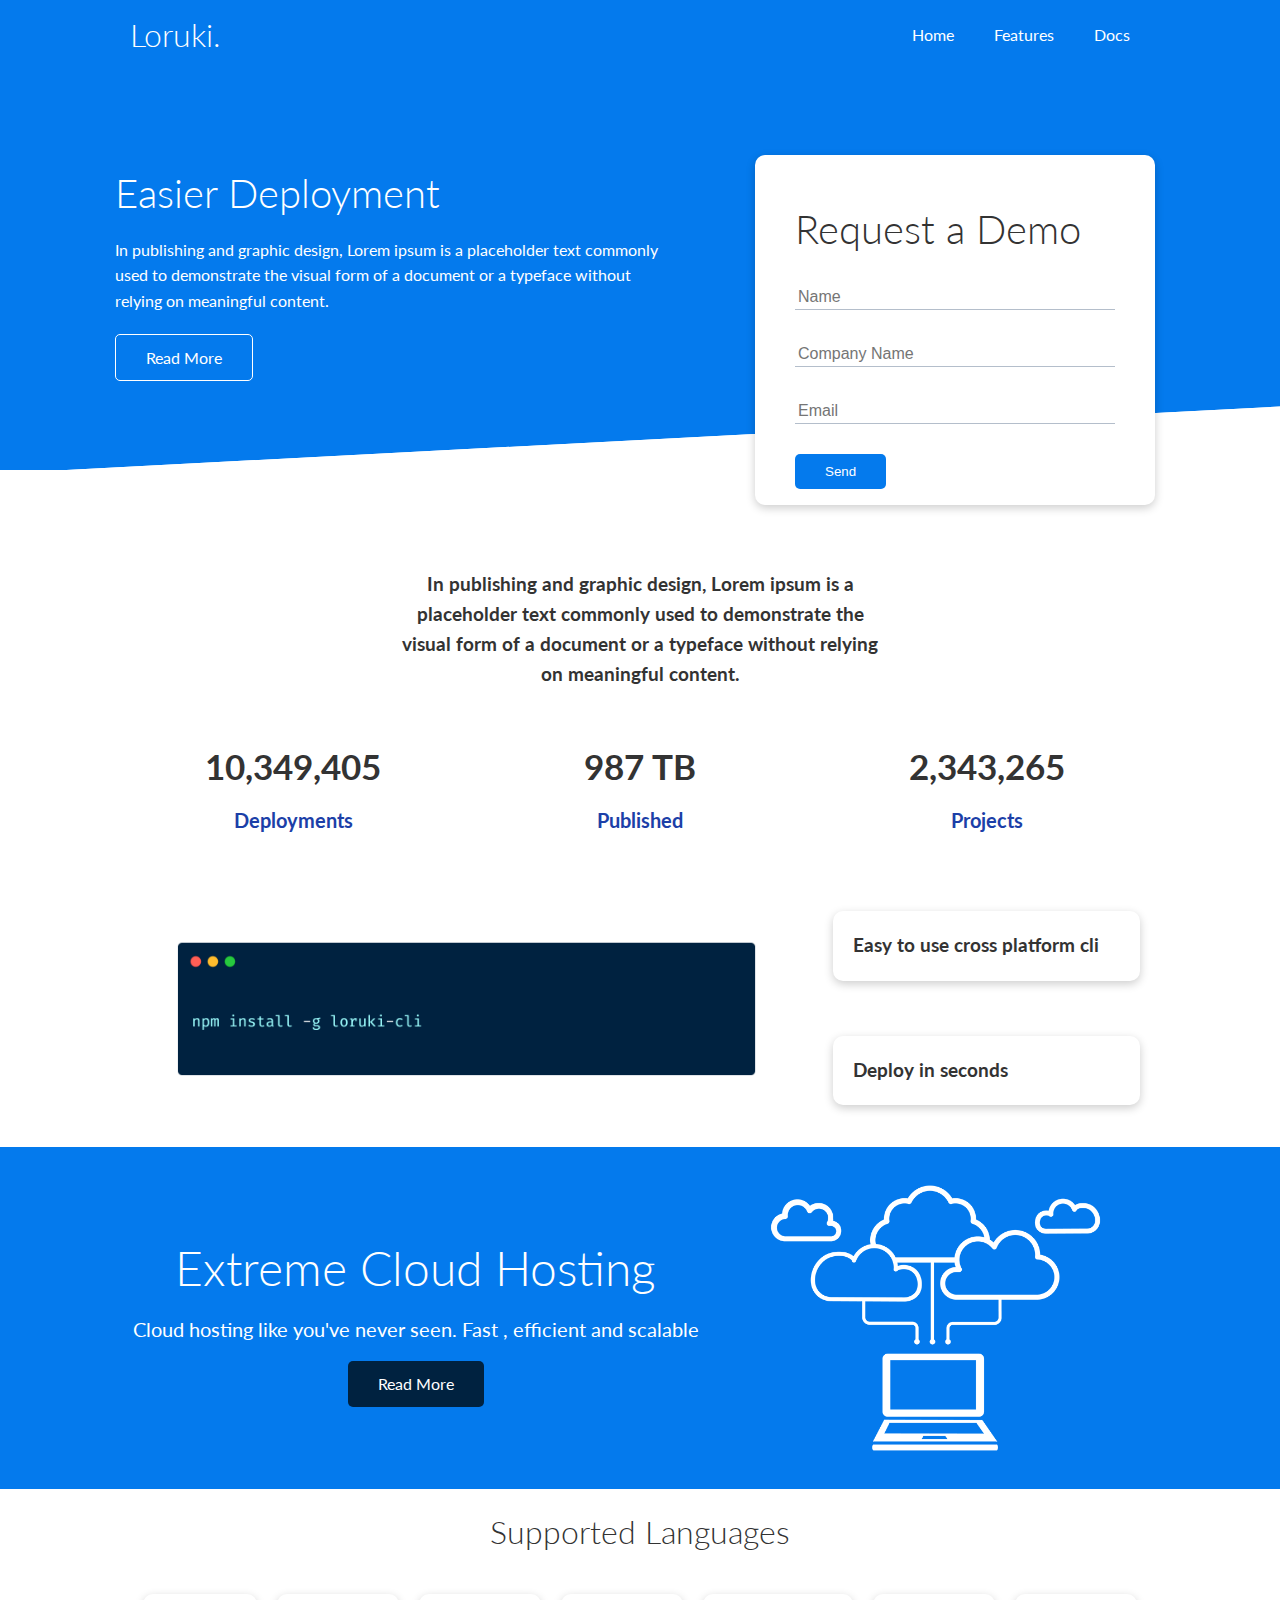
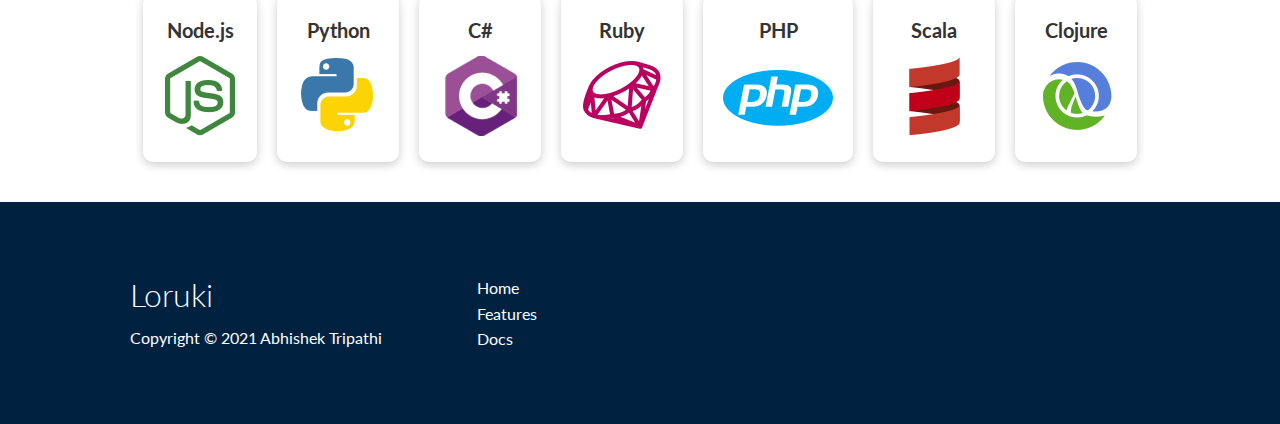
<file: index.html>
<!DOCTYPE html>
<html lang="en">
<head>
    <meta charset="UTF-8">
    <meta name="viewport" content="width=device-width, initial-scale=1.0">
    <link rel="stylesheet" href="https://cdnjs.cloudflare.com/ajax/libs/font-awesome/5.15.2/css/all.min.css" integrity="sha512-HK5fgLBL+xu6dm/Ii3z4xhlSUyZgTT9tuc/hSrtw6uzJOvgRr2a9jyxxT1ely+B+xFAmJKVSTbpM/CuL7qxO8w==" crossorigin="anonymous" />
    <link rel="stylesheet" href="css/utilities.css">
    <link rel="stylesheet" href="css/style.css">
    <title>Loruki | Cloud Hosting For Everyone</title>
</head>
<body>
    <!-- Navbar -->
    <div class="navbar">
        <div class="container flex">
            <h1 class="logo">Loruki.</h1>
            <nav>
                <ul>
                    <li><a href="index.html">Home</a></li>
                    <li><a href="features.html">Features</a></li>
                    <li><a href="docs.html">Docs</a></li>
                </ul>
            </nav>
        </div>
    </div>
    <!-- End of Navbar -->

    <!-- Showcase -->
    <section class="showcase">
        <div class="container grid">
            <div class="showcase-text">
                <h1>Easier Deployment</h1>
                <p>In publishing and graphic design, Lorem ipsum is a placeholder text commonly
                    used to demonstrate the visual form of a document or a typeface without relying
                    on meaningful content.</p>
                    <a href="features.html" class="btn btn-outline">Read More</a>
            </div>
            <div class="showcase-form card">
                <h1>Request a Demo</h1>
                <form netlify-honeypot="bot-field" name="contact" method="POST" data-netlify="true">
                                      
                    <div class="form-control">
                        <input type="text" name="name" placeholder="Name" required>
                    </div>
                    <div class="form-control">
                        <input type="text" name="company" placeholder="Company Name" required>
                    </div>
                    <div class="form-control">
                        <input type="email" name="email" placeholder="Email" required>
                    </div>
                    <input type="submit" value="Send" class="btn btn-primary">
                    <input class="hidden" type="hidden" name="form-name" value="contact">
                    <p class="hidden">
                        <label>Don’t fill this out if you’re human: <input name="bot-field" /></label>
                    </p>  
                </form>
            </div>
        </div>
    </section>
    <!-- End of showcase -->
    <!-- Stats -->
    <section class="stats">
        <div class="container">
            <h3 class="stats-heading text-center my-1">
                In publishing and graphic design, Lorem ipsum is a placeholder text commonly
                    used to demonstrate the visual form of a document or a typeface without relying
                    on meaningful content.
            </h3>
            <div class="grid grid-3 text-center my-4">
                <div>
                    <i class="fas fa-server fa-3x">
                    </i>
                    <h3>
                        10,349,405
                    </h3>
                    <p class="text-secondary">Deployments</p>
                </div>
                <div>
                    <i class="fas fa-upload fa-3x">
                    </i>
                    <h3>
                        987 TB
                    </h3>
                    <p class="text-secondary">Published</p>
                </div>
                <div> <i class="fas fa-project-diagram fa-3x">
                </i>
                <h3>
                    2,343,265
                </h3>
                <p class="text-secondary">Projects</p></div>
            </div>
        </div>
    </section>
    <!-- End of stats -->
    <!-- CLI -->
    <section class="cli">
        <div class="container grid">
            <img src="images/cli.png" alt="cli">
            <div class="card">
                <h3>
                    Easy to use cross platform cli
                </h3>
            </div>
            <div class="card">
                <h3>
                    Deploy in seconds
                </h3>
            </div>
        </div>
    </section>
    <!-- End of CLI -->
    <!-- Cloud -->
    <section class="cloud bg-primary my-2 py-2">
        <div class="container grid">
            <div class="text-center">
                <h2 class="lg">Extreme Cloud Hosting</h2>
                <p class="lead my-1">Cloud hosting like you've never seen.
                    Fast , efficient and scalable
                </p>
                <a href="features.html" class="btn btn-dark">Read More</a>
            </div>
            <img src="images/cloud.png" alt="cloud">
        </div>
    </section>
    <!-- End of cloud -->

    <!-- Languages -->
    <section class="languages">
        <h2 class="md text-center my-2">
            Supported Languages
        </h2>
        <div class="container flex">
            <div class="card">
                <h4>Node.js</h4>
                <img src="images/logos/node.png" alt="">
            </div>
            <div class="card">
                <h4>Python</h4>
                <img src="images/logos/python.png" alt="">
              </div>
              <div class="card">
                <h4>C#</h4>
                <img src="images/logos/csharp.png" alt="">
              </div>
              <div class="card">
                <h4>Ruby</h4>
                <img src="images/logos/ruby.png" alt="">
              </div>
              <div class="card">
                <h4>PHP</h4>
                <img src="images/logos/php.png" alt="">
              </div>
              <div class="card">
                <h4>Scala</h4>
                <img src="images/logos/scala.png" alt="">
              </div>
              <div class="card">
                <h4>Clojure</h4>
                <img src="images/logos/clojure.png" alt="">
              </div>
        </div>
    </section>
    <!-- End of Languages -->
    <!-- Footer -->
    <footer class="footer bg-dark py-5">
        <div class="container grid grid-3">
            <div>
                <h1>Loruki</h1>
                <p>Copyright &copy; 2021 Abhishek Tripathi</p>
            </div>
            <nav>
                <ul>
                    <li><a href="index.html">Home</a></li>
                    <li><a href="features.html">Features</a></li>
                    <li><a href="docs.html">Docs</a></li>
                </ul>
            </nav>
            <div class="social">
                <a href="#"><i class="fab fa-github fa-2x"></i></a>
                <a href="#"><i class="fab fa-facebook fa-2x"></i></a>
                <a href="#"><i class="fab fa-twitter fa-2x"></i></a>
                <a href="#"><i class="fab fa-instagram fa-2x"></i></a>
            </div>
        </div>
    </footer>
</body>
</html>
</file>
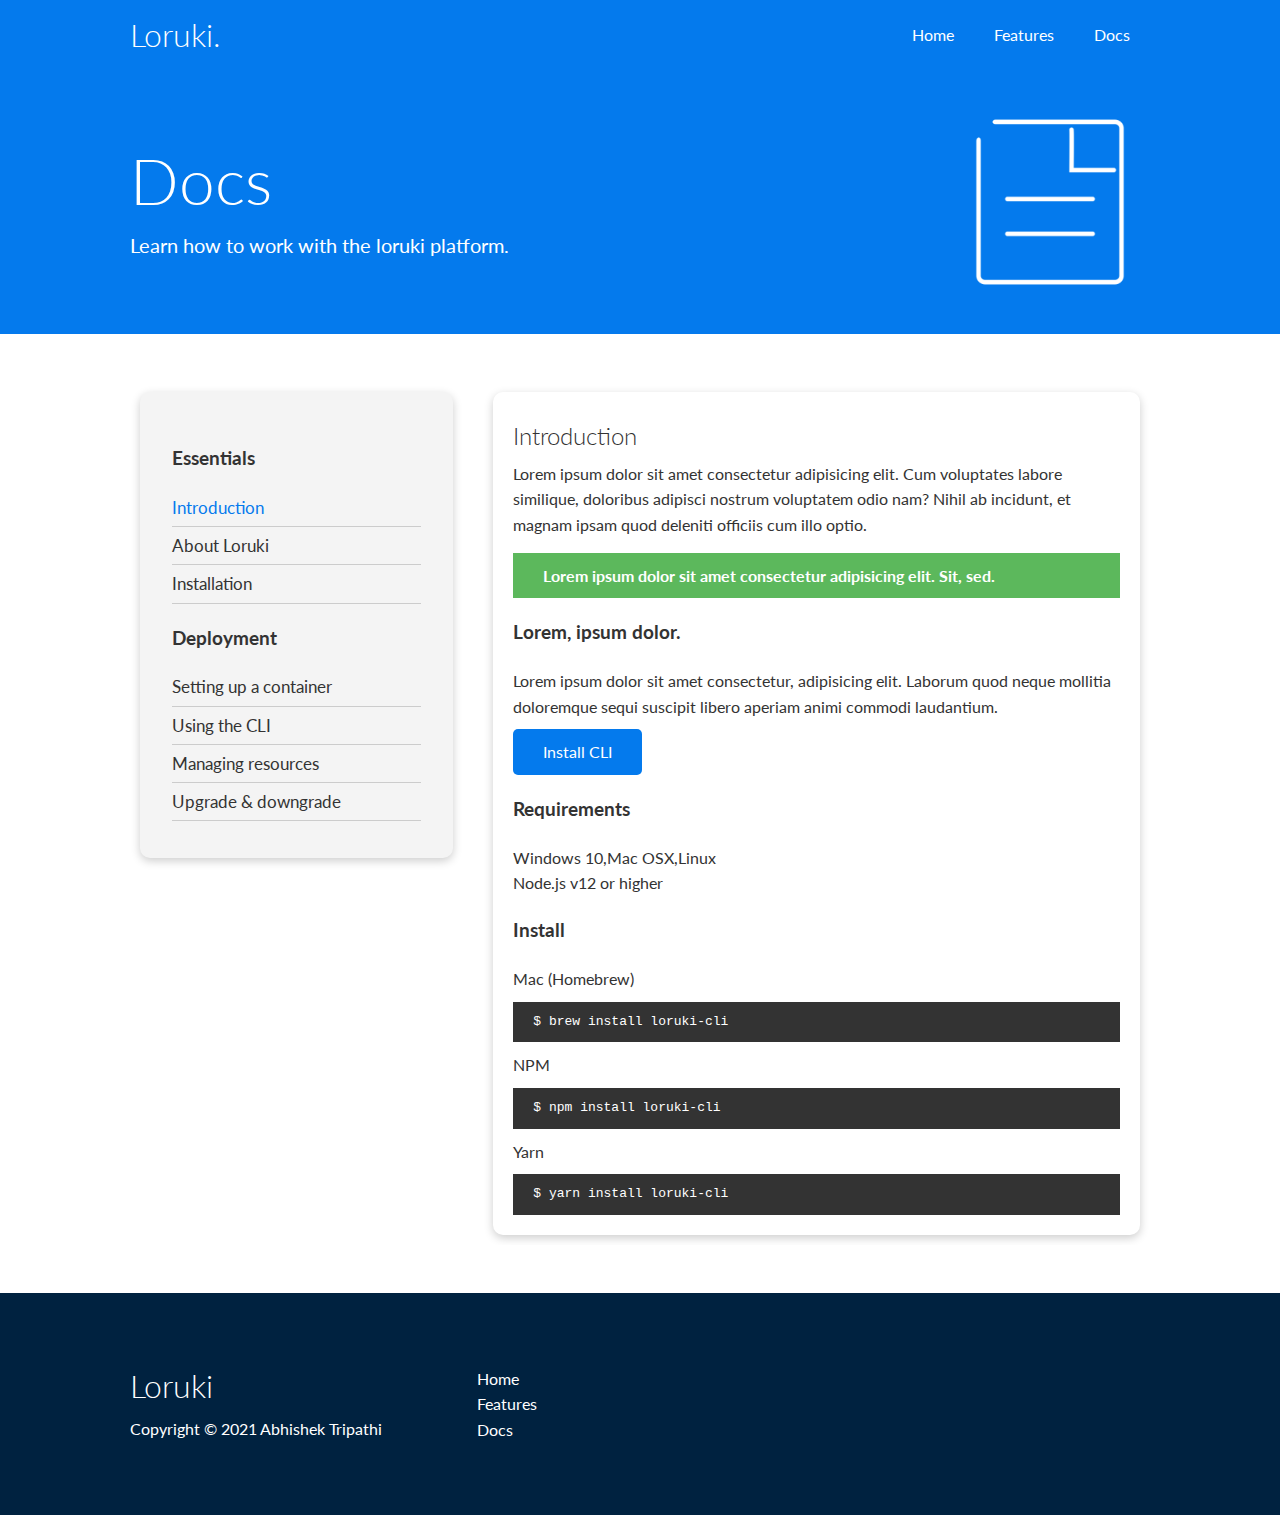
<file: docs.html>
<!DOCTYPE html>
<html lang="en">

<head>
    <meta charset="UTF-8">
    <meta name="viewport" content="width=device-width, initial-scale=1.0">
    <link rel="stylesheet" href="https://cdnjs.cloudflare.com/ajax/libs/font-awesome/5.15.2/css/all.min.css"
        integrity="sha512-HK5fgLBL+xu6dm/Ii3z4xhlSUyZgTT9tuc/hSrtw6uzJOvgRr2a9jyxxT1ely+B+xFAmJKVSTbpM/CuL7qxO8w=="
        crossorigin="anonymous" />
    <link rel="stylesheet" href="css/utilities.css">
    <link rel="stylesheet" href="css/style.css">
    <title>Loruki | Cloud Hosting For Everyone</title>
</head>

<body>
    <!-- Navbar -->
    <div class="navbar">
        <div class="container flex">
            <h1 class="logo">Loruki.</h1>
            <nav>
                <ul>
                    <li><a href="index.html">Home</a></li>
                    <li><a href="features.html">Features</a></li>
                    <li><a href="docs.html">Docs</a></li>
                </ul>
            </nav>
        </div>
    </div>
    <!-- End of Navbar -->

    <!-- Head -->
    <section class="docs-head bg-primary py-3">
        <div class="container grid">
            <div>
                <h1 class="xl">Docs</h1>
                <p class="lead">
                    Learn how to work with the loruki platform.
                </p>
            </div>
            <img src="images/docs.png" alt="">
        </div>
    </section>
    <!-- End of Head -->

    <!-- Docs Main -->
    <section class="docs-main my-4">
        <div class="container grid">
            <div class="card bg-light p-3">
                <h3 class="my-2">
                    Essentials
                </h3>
                <nav>
                    <ul>
                        <li><a class="text-primary" href="#">Introduction</a></li>
                        <li><a href="#">About Loruki</a></li>
                        <li><a href="#">Installation</a></li>
                    </ul>
                </nav>

                <h3 class="my-2">
                    Deployment
                </h3>
                <nav>
                    <ul>
                        <li><a href="#">Setting up a container</a></li>
                        <li><a href="#">Using the CLI</a></li>
                        <li><a href="#">Managing resources</a></li>
                        <li><a href="#">Upgrade & downgrade</a></li>
                    </ul>
                </nav>
            </div>
            <div class="card">
                <h2>
                    Introduction
                </h2>
                <p>Lorem ipsum dolor sit amet consectetur adipisicing elit. Cum voluptates labore similique, doloribus
                    adipisci nostrum voluptatem odio nam? Nihil ab incidunt, et magnam ipsam quod deleniti officiis cum
                    illo optio.</p>
                <div class="alert alert-success">
                    <i class="fas fa-info"></i>Lorem ipsum dolor sit amet consectetur adipisicing elit. Sit, sed.
                </div>
                <h3>
                    Lorem, ipsum dolor.
                </h3>
                <p>
                    Lorem ipsum dolor sit amet consectetur, adipisicing elit. Laborum quod neque mollitia doloremque
                    sequi suscipit libero aperiam animi commodi laudantium.
                </p>
                <a href="#" class="btn btn-primary">Install CLI</a>
                <h3>Requirements</h3>
                <ul>
                    <li>
                        Windows 10,Mac OSX,Linux
                    </li>
                    <li>
                        Node.js v12 or higher
                    </li>
                </ul>

                <h3>Install</h3>
                <p>Mac (Homebrew)</p>
                <pre><code>$ brew install loruki-cli</code></pre>
                <p>NPM</p>
                <pre><code>$ npm install loruki-cli</code></pre>
                <p>Yarn</p>
                <pre><code>$ yarn install loruki-cli</code></pre>
            </div>
        </div>
    </section>
    <!-- End of Docs Main -->

    <!-- Footer -->
    <footer class="footer bg-dark py-5">
        <div class="container grid grid-3">
            <div>
                <h1>Loruki</h1>
                <p>Copyright &copy; 2021 Abhishek Tripathi</p>
            </div>
            <nav>
                <ul>
                    <li><a href="index.html">Home</a></li>
                    <li><a href="features.html">Features</a></li>
                    <li><a href="docs.html">Docs</a></li>
                </ul>
            </nav>
            <div class="social">
                <a href="#"><i class="fab fa-github fa-2x"></i></a>
                <a href="#"><i class="fab fa-facebook fa-2x"></i></a>
                <a href="#"><i class="fab fa-twitter fa-2x"></i></a>
                <a href="#"><i class="fab fa-instagram fa-2x"></i></a>
            </div>
        </div>
    </footer>
</body>

</html>
</file>
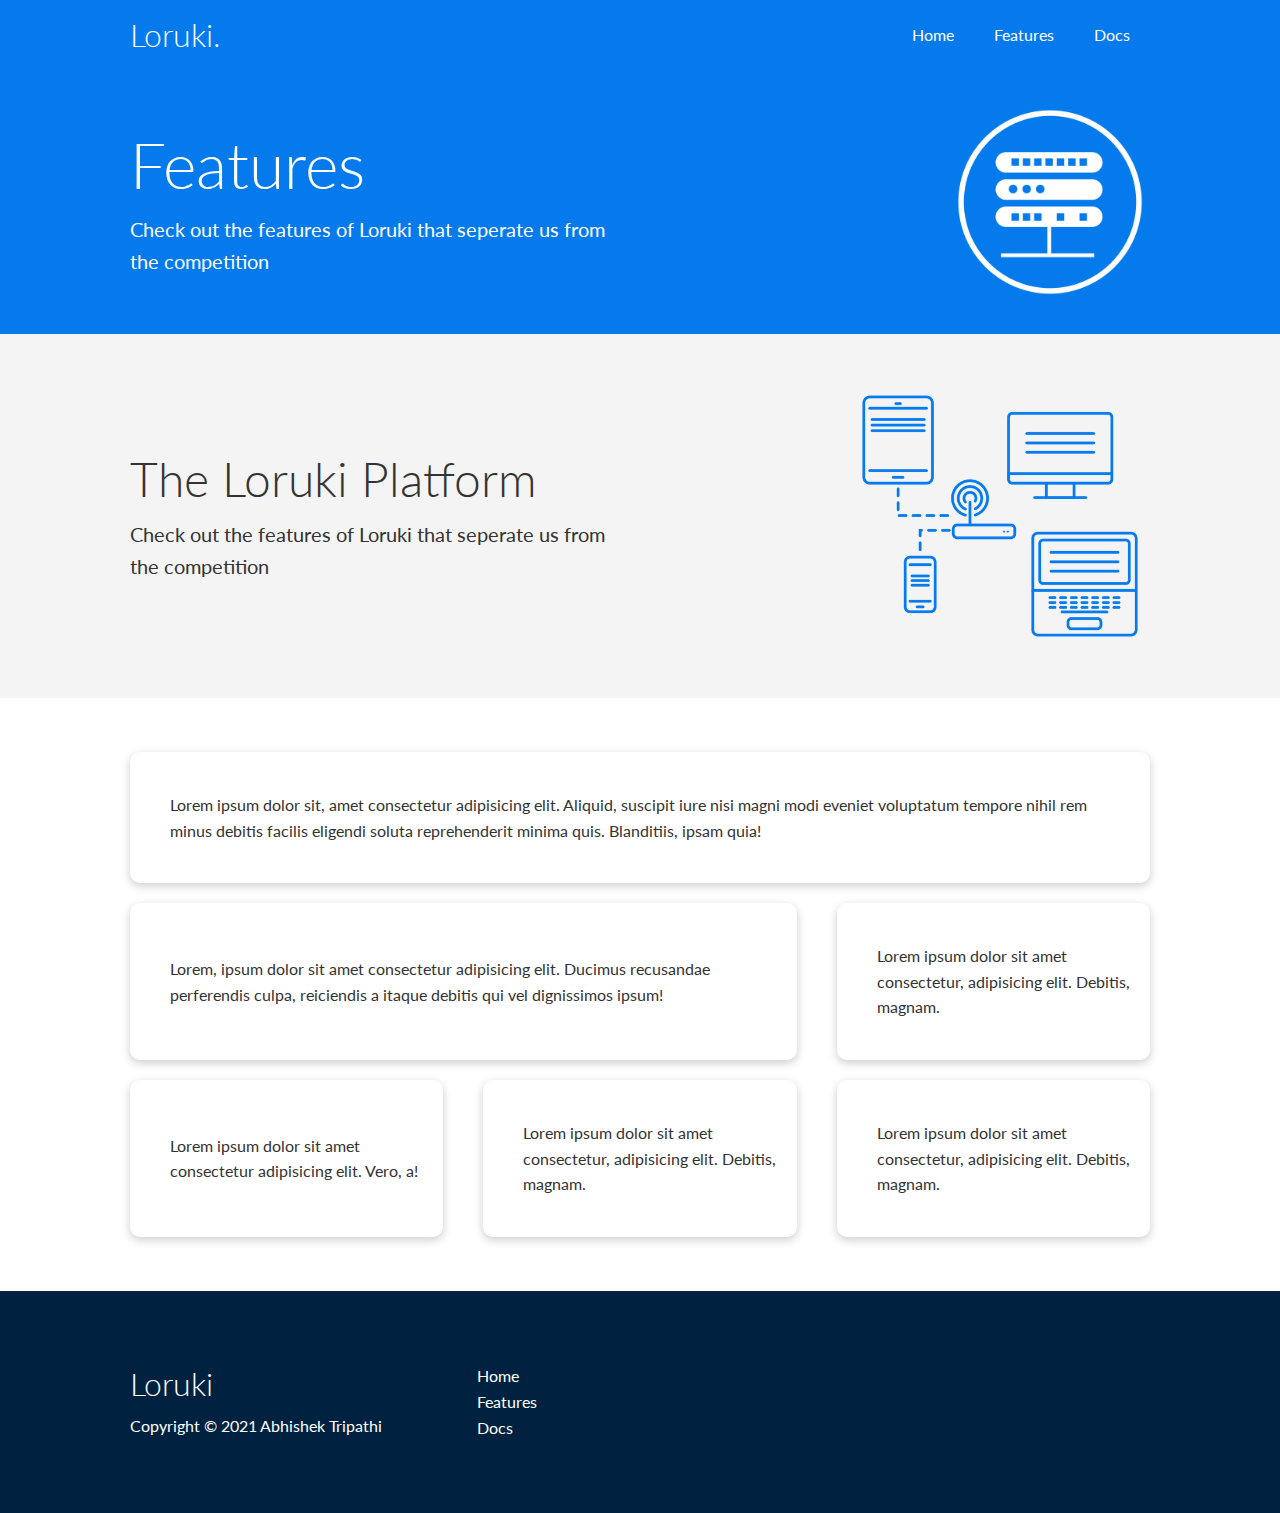
<file: features.html>
<!DOCTYPE html>
<html lang="en">
<head>
    <meta charset="UTF-8">
    <meta name="viewport" content="width=device-width, initial-scale=1.0">
    <link rel="stylesheet" href="https://cdnjs.cloudflare.com/ajax/libs/font-awesome/5.15.2/css/all.min.css" integrity="sha512-HK5fgLBL+xu6dm/Ii3z4xhlSUyZgTT9tuc/hSrtw6uzJOvgRr2a9jyxxT1ely+B+xFAmJKVSTbpM/CuL7qxO8w==" crossorigin="anonymous" />
    <link rel="stylesheet" href="css/utilities.css">
    <link rel="stylesheet" href="css/style.css">
    <title>Loruki | Cloud Hosting For Everyone</title>
</head>
<body>
    <!-- Navbar -->
    <div class="navbar">
        <div class="container flex">
            <h1 class="logo">Loruki.</h1>
            <nav>
                <ul>
                    <li><a href="index.html">Home</a></li>
                    <li><a href="features.html">Features</a></li>
                    <li><a href="docs.html">Docs</a></li>
                </ul>
            </nav>
        </div>
    </div>
    <!-- End of Navbar -->

    <!-- Head -->
    <section class="features-head bg-primary py-3">
        <div class="container grid">
            <div>
                <h1 class="xl">Features</h1>
                <p class="lead">
                    Check out the features of Loruki that seperate us from the competition
                </p>
            </div>
            <img src="images/server.png" alt="">
        </div>
    </section>
    <!-- End of Head -->
    <!-- Subhead -->
    <section class="features-sub-head bg-light py-3">
        <div class="container grid">
            <div>
                <h1 class="lg">The Loruki Platform</h1>
                <p class="lead">
                    Check out the features of Loruki that seperate us from the competition
                </p>
            </div>
            <img src="images/server2.png" alt="">
        </div>
    </section>
    <!-- End of subhead -->
    <!-- Features in page -->
    <section class="features-main my-2">
        <div class="container grid grid-3">
            <div class="card flex">
                <i class="fas fa-server fa-3x"></i>
                <p>Lorem ipsum dolor sit, amet consectetur adipisicing elit. Aliquid, suscipit iure nisi magni modi eveniet voluptatum tempore nihil rem minus debitis facilis eligendi soluta reprehenderit minima quis. Blanditiis, ipsam quia!</p>
            </div>
            <div class="card flex">
                <i class="fas fa-network-wired fa-3x"></i>
                <p>
                    Lorem, ipsum dolor sit amet consectetur adipisicing elit. Ducimus
                    recusandae perferendis culpa, reiciendis a itaque debitis qui vel
                    dignissimos ipsum!
                </p>
            </div>
            <div class="card flex">
                <i class="fas fa-laptop-code fa-3x"></i>
                <p>
                    Lorem ipsum dolor sit amet consectetur, adipisicing elit. Debitis,
                    magnam.
                </p>
            </div>
            <div class="card flex">
                <i class="fas fa-database fa-3x"></i>
                <p>
                    Lorem ipsum dolor sit amet consectetur adipisicing elit. Vero, a!
                </p>
            </div>
            <div class="card flex">
                <i class="fas fa-power-off fa-3x"></i>
                <p>
                    Lorem ipsum dolor sit amet consectetur, adipisicing elit. Debitis,
                    magnam.
                </p>
            </div>
            <div class="card flex">
                <i class="fas fa-upload fa-3x"></i>
                <p>
                    Lorem ipsum dolor sit amet consectetur, adipisicing elit. Debitis,
                    magnam.
                </p>
            </div>
        </div>
    </section>
    <!-- End of Features -->
    <!-- Footer -->
    <footer class="footer bg-dark py-5">
        <div class="container grid grid-3">
            <div>
                <h1>Loruki</h1>
                <p>Copyright &copy; 2021 Abhishek Tripathi</p>
            </div>
            <nav>
                <ul>
                    <li><a href="index.html">Home</a></li>
                    <li><a href="features.html">Features</a></li>
                    <li><a href="docs.html">Docs</a></li>
                </ul>
            </nav>
            <div class="social">
                <a href="#"><i class="fab fa-github fa-2x"></i></a>
                <a href="#"><i class="fab fa-facebook fa-2x"></i></a>
                <a href="#"><i class="fab fa-twitter fa-2x"></i></a>
                <a href="#"><i class="fab fa-instagram fa-2x"></i></a>
            </div>
        </div>
    </footer>
</body>
</html>
</file>
<file: css/utilities.css>
/* Utilities */
.container{
    max-width: 1100px;
    margin: 0 auto;
    overflow: auto;
    padding: 0 40px;
}

.card{
    background-color: #fff;
    border-radius:10px;
    box-shadow: 0 3px 10px rgba(0, 0, 0, 0.2);  
    padding: 20px;
    margin: 10px;  
    color: #333;
}


.flex{
    display: flex;
    justify-content: center;
    align-items: center;
    height: 100%;
}

.grid{
    display: grid;
    grid-template-columns: repeat(2,1fr);
    grid-gap:20px;
    align-items: center;
    justify-content: center;
    height: 100%;
}

.grid-3{
    grid-template-columns: repeat(3,1fr);
}

.btn{
    display: inline-block;
    padding: 10px 30px;
    cursor: pointer;
    background-color: var(--primary-color);
    color: #fff;
    border: none;
    border-radius: 5px;
    transition: all 0.5s;
}

.btn:hover{
    color: var(--primary-color);
    background-color: #fff;
}

/* Backgrounds and Colored Buttons */
.bg-primary,.btn-primary{
    background-color: var(--primary-color);
    color: #fff;
}

.bg-secondary,.btn-secondary{
    background-color: var(--secondary-color);
    color: #fff;
}

.bg-dark,.btn-dark{
    background-color: var(--dark-color);
    color: #fff;
}

.bg-dark a,.btn-dark a,.bg-secondary a,.btn-secondary a,.bg-primary a,.btn-primary a{
    color:#fff;
}

.bg-light,.btn-light{
    background-color: var(--light-color);
    color: #333;
}

/* Text colors */
.text-primary{
    color: var(--primary-color);
    
}

.text-secondary{
    color: var(--secondary-color);
    
}

.text-dark{
    color: var(--dark-color);
   
}

.text-light{
    color: var(--light-color);
    
}

/* Text Sizes */
.lead{
    font-size: 20px;
}

.sm{
    font-size: 1rem;
}

.lg{
    font-size: 3rem;
}

.md{
    font-size: 2rem;
}

.xl{
    font-size: 4rem;
}

.text-center{
    text-align: center;
}

/* Alert */
.alert{
    background-color: var(--light-color);
    padding: 10px 20px;
    font-weight: bold;
    margin: 15px 0;
}

.alert i{
    margin-right: 10px;
}

.alert-success{
    background-color: var(--success);
    color:#fff;
}

.alert-error{
    background-color: var(--error);
    color:#fff;
}

.btn-outline{
    background-color: transparent;
    border: 1px #fff solid;
}

/* Margin */
.my-1{
    margin: 1rem 0;
}

.my-2{
    margin: 1.5rem 0;
}

.my-3{
    margin: 2rem 0;
}

.my-4{
    margin: 3rem 0;
}

.my-5{
    margin: 4rem 0;
}

.m-1{
    margin: 1rem ;
}

.m-2{
    margin: 1.5rem ;
}

.m-3{
    margin: 2rem ;
}

.m-4{
    margin: 3rem ;
}

.m-5{
    margin: 4rem ;
}


/* Padding */
.py-1{
    padding: 1rem 0;
}

.py-2{
    padding: 1.5rem 0;
}

.py-3{
    padding: 2rem 0;
}

.py-4{
    padding: 3rem 0;
}

.py-5{
    padding: 4rem 0;
}

.p-1{
    padding: 1rem ;
}

.p-2{
    padding: 1.5rem ;
}

.p-3{
    padding: 2rem ;
}

.p-4{
    padding: 3rem ;
}

.p-5{
    padding: 4rem ;
}
</file>
<file: css/style.css>
@import url('https://fonts.googleapis.com/css2?family=Lato:wght@300&display=swap');

:root{
    --primary-color:#047aed;
    --secondary-color:#1c3fa8;
    --dark-color:#002240;
    --light-color:#f4f4f4;
    --success:#5cb85c;
    --error:#d9534f;
}

*{
    box-sizing: border-box;
    padding: 0;
    margin: 0;
}

body{
    font-family: 'Lato',sans-serif;
    color: #333;
    line-height: 1.6;
}

ul{
    list-style-type: none;
}

a{
    text-decoration: none;
    color: #333;
}

h1,h2{
    font-weight: 300;
    line-height: 1.2;
    margin: 10px 0;
}

p{
    margin: 10px 0;
}
img{
    width: 100%;
}

code, pre{
    background-color: #333;
    color: #fff;
    padding: 10px;
}

.hidden{
    visibility: hidden;
    height: 0;
}

/* Navbar styling */
.navbar{
    background-color: var(--primary-color);
    color: #fff;
    height: 70px;
}
/* flex class inside the navbar class */
.navbar .flex{
    justify-content: space-between;
}

.navbar ul{
    display: flex;
}

.navbar a{
    color: #fff;
    padding: 10px;
    margin: 0 10px;
}

.navbar a:hover{
    border-bottom: 2px #fff solid;
}

/* Showcase */
.showcase{
    height: 400px;
    background-color:var(--primary-color);
    color: #fff;
    position: relative;
}

.showcase h1{
    font-size: 40px;
}

.showcase p{
    margin: 20px 0;
}

.showcase .grid{
    grid-template-columns: 55% 45%;
    gap:30px;
    overflow: visible;
}

.showcase-text{
    animation: slideInFromLeft 1s ease-in;
}

.showcase-form{
    animation: slideInFromRight 1s ease-in;
    position: relative;
    top: 60px;
    height: 350px;
    width: 400px;
    padding: 40px;
    z-index: 100;
    justify-self: flex-end;
}

.showcase-form .form-control{
    margin: 30px 0;
}
.showcase-form input[type='text'],
.showcase-form input[type='email']{
    border: 0;
    border-bottom: 1px solid #b4becb;
    width: 100%;
    padding: 3px;
    font-size: 16px;
}

.showcase-form input:focus{
    outline: none;
}

.showcase::after,.showcase::before{
    content: '';
    position: absolute;
    height: 100px;
    bottom: -70px;
    right: 0;
    left: 0;
    background-color: white;
    transform: skewY(-3deg);
    -webkit-transform: skewY(-3deg);
    -ms-transform: skewY(-3deg); 
    -moz-transform: skewY(-3deg); 
}

/* Stats */
.stats{
    animation: slideInFromBottom 1s ease-in;
    padding-top:100px;
}

.stats-heading{
    max-width: 500px;
    margin: auto;
}

.stats .grid h3{
    font-size: 35px;
}

.stats .grid p{
    font-size: 20px;
    font-weight: bold;
}
/* End of Stats */
/* CLI */
.cli .grid{
    grid-template-columns: repeat(3,1fr);
    grid-template-rows: repeat(2,1fr);
}

.cli .grid > *:first-child{
    grid-column: 1/ span 2;
    grid-row: 1/ span 2;
}
/* End of CLI */

/* CLoud */
.cloud .grid{
    grid-template-columns: 4fr 3fr;
}
/* End of CLoud */

/* Languages */
.languages .flex{
    flex-wrap: wrap;
}
.languages .card{
    text-align: center;
    margin: 18px 10px 40px;
    transition: transform 0.2s ease-in;
}

.languages .card h4{
    font-size: 20px;
    margin-bottom: 10px;
}

.languages .card:hover{
    transform: translateY(-15px);
}
/* End of languages */

/* Features */
.features-head img,.docs-head img{
    width: 200px;
    justify-self: flex-end;
}

.features-sub-head img{
    width: 300px;
    justify-self: flex-end;
}

.features-main .grid{
    padding: 30px;
}

.features-main .card > i{
    margin-right: 20px;
}

.features-main .grid > *:first-child{
    grid-column: 1 / span 3;
}

.features-main .grid > *:nth-child(2){
    grid-column: 1 / span 2;
}

/* Docs */

.docs-main h3{
    margin:20px 0;
}

.docs-main nav li {
    font-size: 17px;
    padding-bottom: 5px;
    margin-bottom: 5px;
    border-bottom: 1px #ccc solid;
}

.docs-main a:hover{
    font-weight: bold;
}

.docs-main .grid{
    grid-template-columns: 1fr 2fr;
    align-items: flex-start;
}
/* Footer  */
.footer .social a{
    margin: 0 10px;
}

/* Animations */

@keyframes slideInFromLeft {
    0%{
        transform: translateX(-100%);
    }
    100%{
        transform: translateX(0);
    }
}

@keyframes slideInFromRight {
    0%{
        transform: translateX(100%);
    }
    100%{
        transform: translateX(0);
    }
}

@keyframes slideInFromTop {
    0%{
        transform: translateY(-100%);
    }
    100%{
        transform: translateX(0);
    }
}
@keyframes slideInFromBottom {
    0%{
        transform: translateY(+100%);
    }
    100%{
        transform: translateX(0);
    }
}

/* Reponsive */

/* Tablets and under */

@media(max-width:768px){
    .grid,.showcase .grid,.stats .grid,.cli .grid,.cloud .grid,.features-main .grid,.docs-main .grid{
        grid-template-rows: 1fr;
        grid-template-columns: 1fr;
    }
    
    .features-head,.features-sub-head,.docs-head{
        text-align: center;
    }

    .features-main .grid>*:first-child,
    .features-main .grid>*:nth-child(2){
        grid-column: 1;
    }

    .features-head img,.features-sub-head img,.docs-head img{
        justify-self: center;
    }

    .showcase{
        height: auto;
    }

    .showcase-text{
        text-align: center;
        margin: 40px;
        animation: slideInFromTop 1s ease-in;
    }

    .showcase-form{
        justify-self: center;
        margin: auto;
        animation: slideInFromBottom 1s ease-in;
    }

    .cli .grid > *:first-child{
        grid-column: 1;
        grid-row: 1;
    }
}

/* Mobile */
@media (max-width:500px){
    .navbar{
        height: 110px;
    } 
    
    .navbar .flex{
        flex-direction: column;
    }

    .navbar ul{
        padding: 10px;
        background-color: rgba(0, 0, 0, 0.2);
    }
}
</file>
